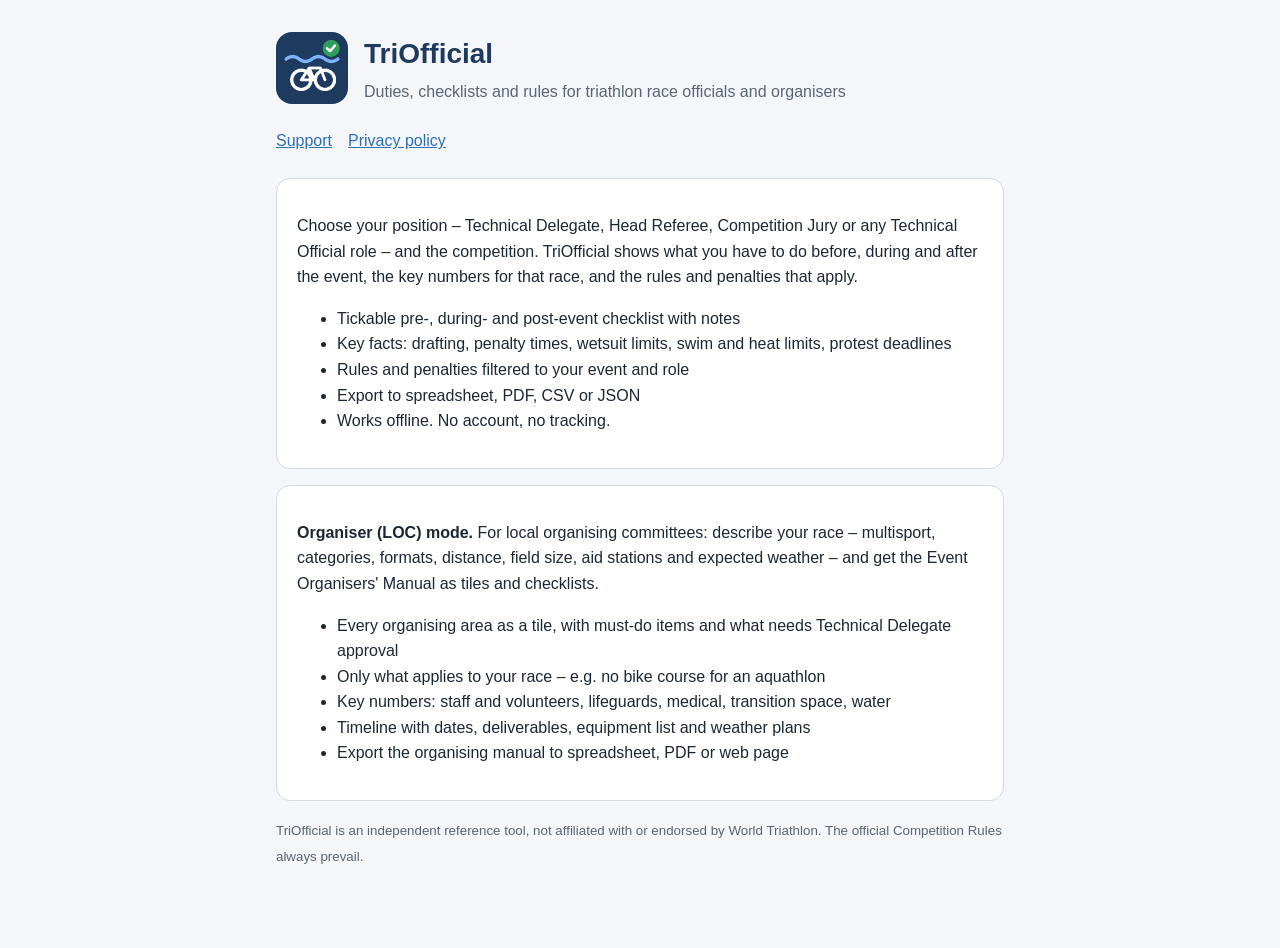
<file: index.html>
<!doctype html><html lang="en"><head><meta charset="utf-8"><meta name="viewport" content="width=device-width,initial-scale=1">
<title>TriOfficial</title><link rel="stylesheet" href="style.css"></head><body><main>
<header><img src="icon.png" alt=""><div><h1>TriOfficial</h1><p class="sub">Duties, checklists and rules for triathlon race officials and organisers</p></div></header>
<nav><a href="support.html">Support</a><a href="privacy.html">Privacy policy</a></nav>
<div class="card"><p>Choose your position – Technical Delegate, Head Referee, Competition Jury or any Technical Official role – and the competition. TriOfficial shows what you have to do before, during and after the event, the key numbers for that race, and the rules and penalties that apply.</p>
<ul><li>Tickable pre-, during- and post-event checklist with notes</li><li>Key facts: drafting, penalty times, wetsuit limits, swim and heat limits, protest deadlines</li>
<li>Rules and penalties filtered to your event and role</li><li>Export to spreadsheet, PDF, CSV or JSON</li><li>Works offline. No account, no tracking.</li></ul></div>
<div class="card"><p><strong>Organiser (LOC) mode.</strong> For local organising committees: describe your race – multisport, categories, formats, distance, field size, aid stations and expected weather – and get the Event Organisers' Manual as tiles and checklists.</p>
<ul><li>Every organising area as a tile, with must-do items and what needs Technical Delegate approval</li><li>Only what applies to your race – e.g. no bike course for an aquathlon</li>
<li>Key numbers: staff and volunteers, lifeguards, medical, transition space, water</li><li>Timeline with dates, deliverables, equipment list and weather plans</li><li>Export the organising manual to spreadsheet, PDF or web page</li></ul></div>
<p><small>TriOfficial is an independent reference tool, not affiliated with or endorsed by World Triathlon. The official Competition Rules always prevail.</small></p>
</main></body></html>
</file>
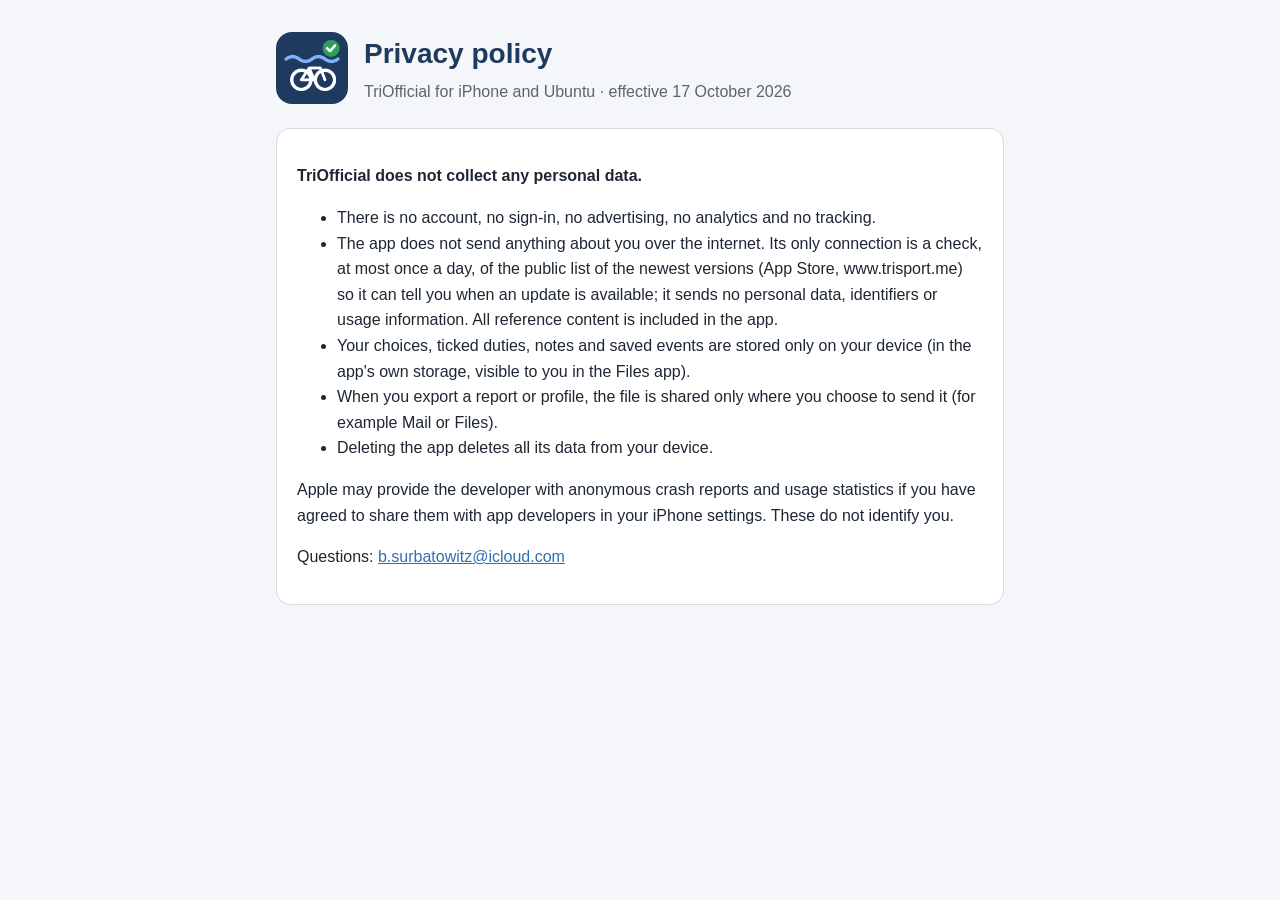
<file: privacy.html>
<!doctype html><html lang="en"><head><meta charset="utf-8"><meta name="viewport" content="width=device-width,initial-scale=1">
<title>TriOfficial – Privacy policy</title><link rel="stylesheet" href="style.css"></head><body><main>
<header><img src="icon.png" alt=""><div><h1>Privacy policy</h1><p class="sub">TriOfficial for iPhone and Ubuntu · effective 17 October 2026</p></div></header>
<div class="card">
<p><strong>TriOfficial does not collect any personal data.</strong></p>
<ul>
<li>There is no account, no sign-in, no advertising, no analytics and no tracking.</li>
<li>The app does not send anything about you over the internet. Its only connection is a check, at most once a day, of the public list of the newest versions (App Store, www.trisport.me) so it can tell you when an update is available; it sends no personal data, identifiers or usage information. All reference content is included in the app.</li>
<li>Your choices, ticked duties, notes and saved events are stored only on your device (in the app's own storage, visible to you in the Files app).</li>
<li>When you export a report or profile, the file is shared only where you choose to send it (for example Mail or Files).</li>
<li>Deleting the app deletes all its data from your device.</li>
</ul>
<p>Apple may provide the developer with anonymous crash reports and usage statistics if you have agreed to share them with app developers in your iPhone settings. These do not identify you.</p>
<p>Questions: <a href="mailto:b.surbatowitz@icloud.com">b.surbatowitz@icloud.com</a></p>
</div></main></body></html>
</file>
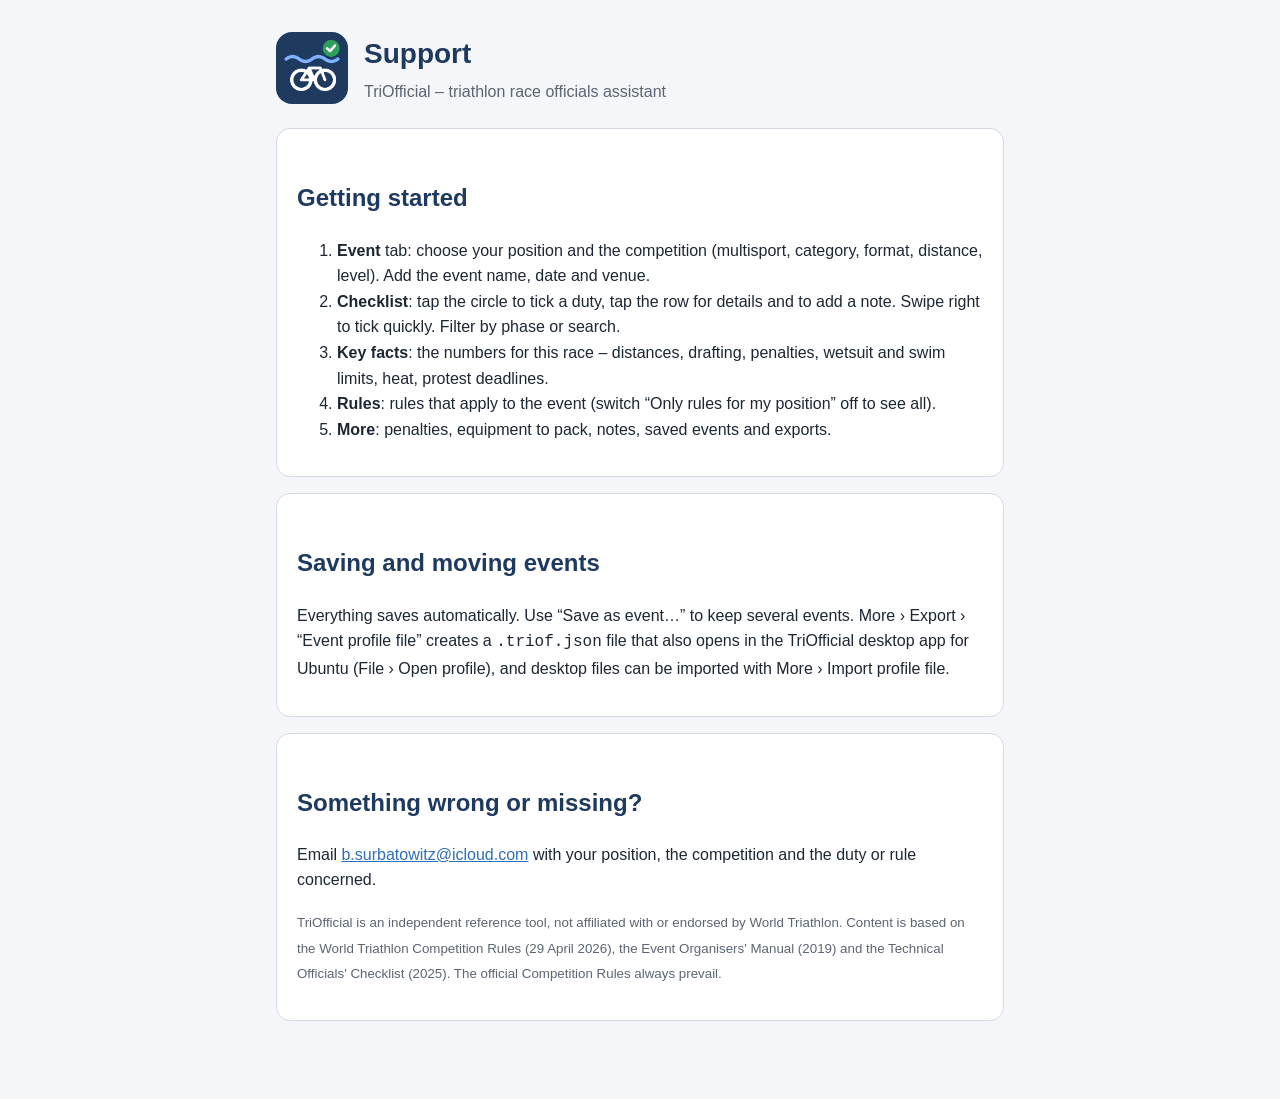
<file: support.html>
<!doctype html><html lang="en"><head><meta charset="utf-8"><meta name="viewport" content="width=device-width,initial-scale=1">
<title>TriOfficial – Support</title><link rel="stylesheet" href="style.css"></head><body><main>
<header><img src="icon.png" alt=""><div><h1>Support</h1><p class="sub">TriOfficial – triathlon race officials assistant</p></div></header>
<div class="card"><h2>Getting started</h2><ol>
<li><strong>Event</strong> tab: choose your position and the competition (multisport, category, format, distance, level). Add the event name, date and venue.</li>
<li><strong>Checklist</strong>: tap the circle to tick a duty, tap the row for details and to add a note. Swipe right to tick quickly. Filter by phase or search.</li>
<li><strong>Key facts</strong>: the numbers for this race – distances, drafting, penalties, wetsuit and swim limits, heat, protest deadlines.</li>
<li><strong>Rules</strong>: rules that apply to the event (switch “Only rules for my position” off to see all).</li>
<li><strong>More</strong>: penalties, equipment to pack, notes, saved events and exports.</li></ol></div>
<div class="card"><h2>Saving and moving events</h2><p>Everything saves automatically. Use “Save as event…” to keep several events. More › Export › “Event profile file” creates a <code>.triof.json</code> file that also opens in the TriOfficial desktop app for Ubuntu (File › Open profile), and desktop files can be imported with More › Import profile file.</p></div>
<div class="card"><h2>Something wrong or missing?</h2><p>Email <a href="mailto:b.surbatowitz@icloud.com?subject=TriOfficial">b.surbatowitz@icloud.com</a> with your position, the competition and the duty or rule concerned.</p>
<p><small>TriOfficial is an independent reference tool, not affiliated with or endorsed by World Triathlon. Content is based on the World Triathlon Competition Rules (29 April 2026), the Event Organisers' Manual (2019) and the Technical Officials' Checklist (2025). The official Competition Rules always prevail.</small></p></div>
</main></body></html>
</file>
<file: style.css>
:root{--brand:#1f3a5f;--accent:#2f6fb5;--ink:#1d2733;--muted:#5b6573;--bg:#f4f6f9;--card:#fff;--line:#d5dbe3}
@media (prefers-color-scheme:dark){:root{--ink:#e7ecf3;--muted:#a3adba;--bg:#11161d;--card:#1a212b;--line:#2c3644;--brand:#8fb6ea;--accent:#7fb3ff}}
*{box-sizing:border-box}body{margin:0;font:16px/1.6 -apple-system,BlinkMacSystemFont,"Segoe UI",Roboto,sans-serif;color:var(--ink);background:var(--bg)}
main{max-width:760px;margin:0 auto;padding:32px 16px 64px}header{display:flex;gap:16px;align-items:center;margin-bottom:24px}
header img{width:72px;height:72px;border-radius:16px}h1{margin:0;font-size:28px;color:var(--brand)}h2{color:var(--brand);margin-top:32px}
.sub{color:var(--muted);margin:2px 0 0}.card{background:var(--card);border:1px solid var(--line);border-radius:14px;padding:18px 20px;margin:16px 0}
a{color:var(--accent)}nav{display:flex;gap:16px;flex-wrap:wrap;margin:8px 0 24px}small{color:var(--muted)}
</file>
